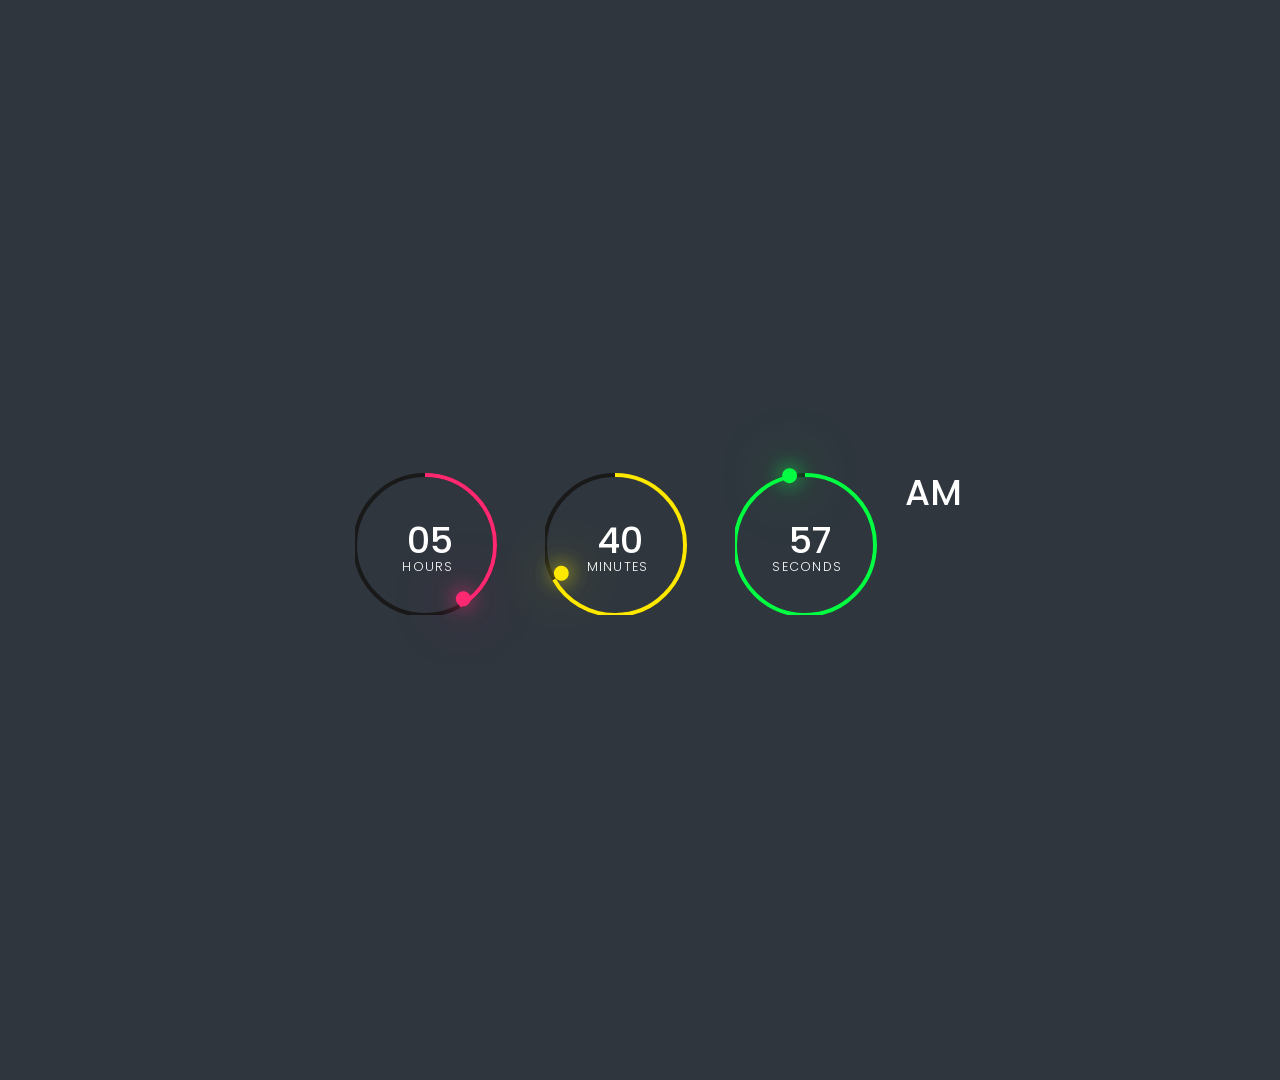
<file: index.html>
<!DOCTYPE html>
<html lang="en">
<head>
    <meta charset="UTF-8">
    <meta http-equiv="X-UA-Compatible" content="IE=edge">
    <meta name="viewport" content="width=device-width, initial-scale=1.0">
    <title>Clock</title>
    <link rel="stylesheet" href="style.css">
</head>
<body>
    <div id="time">    
        <div class="circle" style="--clr: #ff2972;">
            <div cLass="dots hr_dot"></div>                   
            <svg>
                <circle cx="70" cy="70" r="70"></circle>
                <circle cx="70" cy="70" r="70" id="hh"></circle>
              <svg>
            <div id="hours">00</div>
        </div>
        <div class="circle" style="--clr: #fee800;">
            <div cLass="dots min_dot"></div>            
            <svg>
                <circle cx="70" cy="70" r="70"></circle>
                <circle cx="70" cy="70" r="70" id="mm"></circle>
              <svg>
            <div id="minutes">00</div>
        </div>
        <div class="circle" style="--clr: #04fc43">
            <div cLass="dots sec_dot"></div>
            <svg>
                <circle cx="70" cy="70" r="70"></circle>
                <circle cx="70" cy="70" r="70" id="ss"></circle>
              <svg>
            <div id="seconds">00</div>
        </div>
        <div class="ap">
            <div id="ampm">AM</div>
        </div>
    </div>
    <script src="script.js"></script>
</body>
</html>
</file>
<file: style.css>
@import url('https://fonts.googleapis.com/css?family=Poppins:200,300,400,500, 600, 700,800,900&display=swap');
*{
    margin: 0;
   padding: 0;
   box-sizing: border-box;
   font-family: 'Poppins',sans-serif;
}
body
{
  display: flex;
  justify-content: center;
  align-items: center;
  min-height: 120vh;
   background: #2f363e;
}
#time
{
  display: flex;
  gap: 40px;
  color: #fff;
}
#time .circle
{
  position: relative;
  width: 150px;
  height: 150px;
  display: flex;
  justify-content: center;
  align-items: center;
}
#time .circle svg
{
  position: relative;
  width: 150px;
  height: 150px;
  transform: rotate(270deg);
}
#time .circle svg circle
{
  width: 100%;
  height: 100%;
  fill: transparent;
  stroke:  #191919;
  stroke-width: 4;
  transform: translate (5px, 5px);
}
#time .circle svg circle:nth-child(2)
{
  stroke: var(--clr);
  stroke-dasharray: 440;
}   

#time div
{
  position: absolute;
  text-align: center;
  font-weight: 500;
  font-size: 1.5em;
}
#time div span
{
    position: absolute;
  transform: translateX(-54%) translatey(-10px);
  font-size: 0.35em;
  font-weight: 300;
  letter-spacing: 0.1em;
  text-transform: uppercase;
}


#time .ap{
  position: relative;
  font: 1em;
  transform: translateX(-20px);
}
.dots
{
  position: absolute;
 width: 100%;
 height: 100%; 
 z-index: 10;
 display: flex;
 justify-content: center;
}
.dots::before
{
  content: ' ';
  position: absolute;
  width: 15px;
  height: 15px;
  background: var(--clr);
  border-radius: 50%;
  box-shadow:  0 0 20px var(--clr),
  0 0 60px var(--clr);
}
</file>
